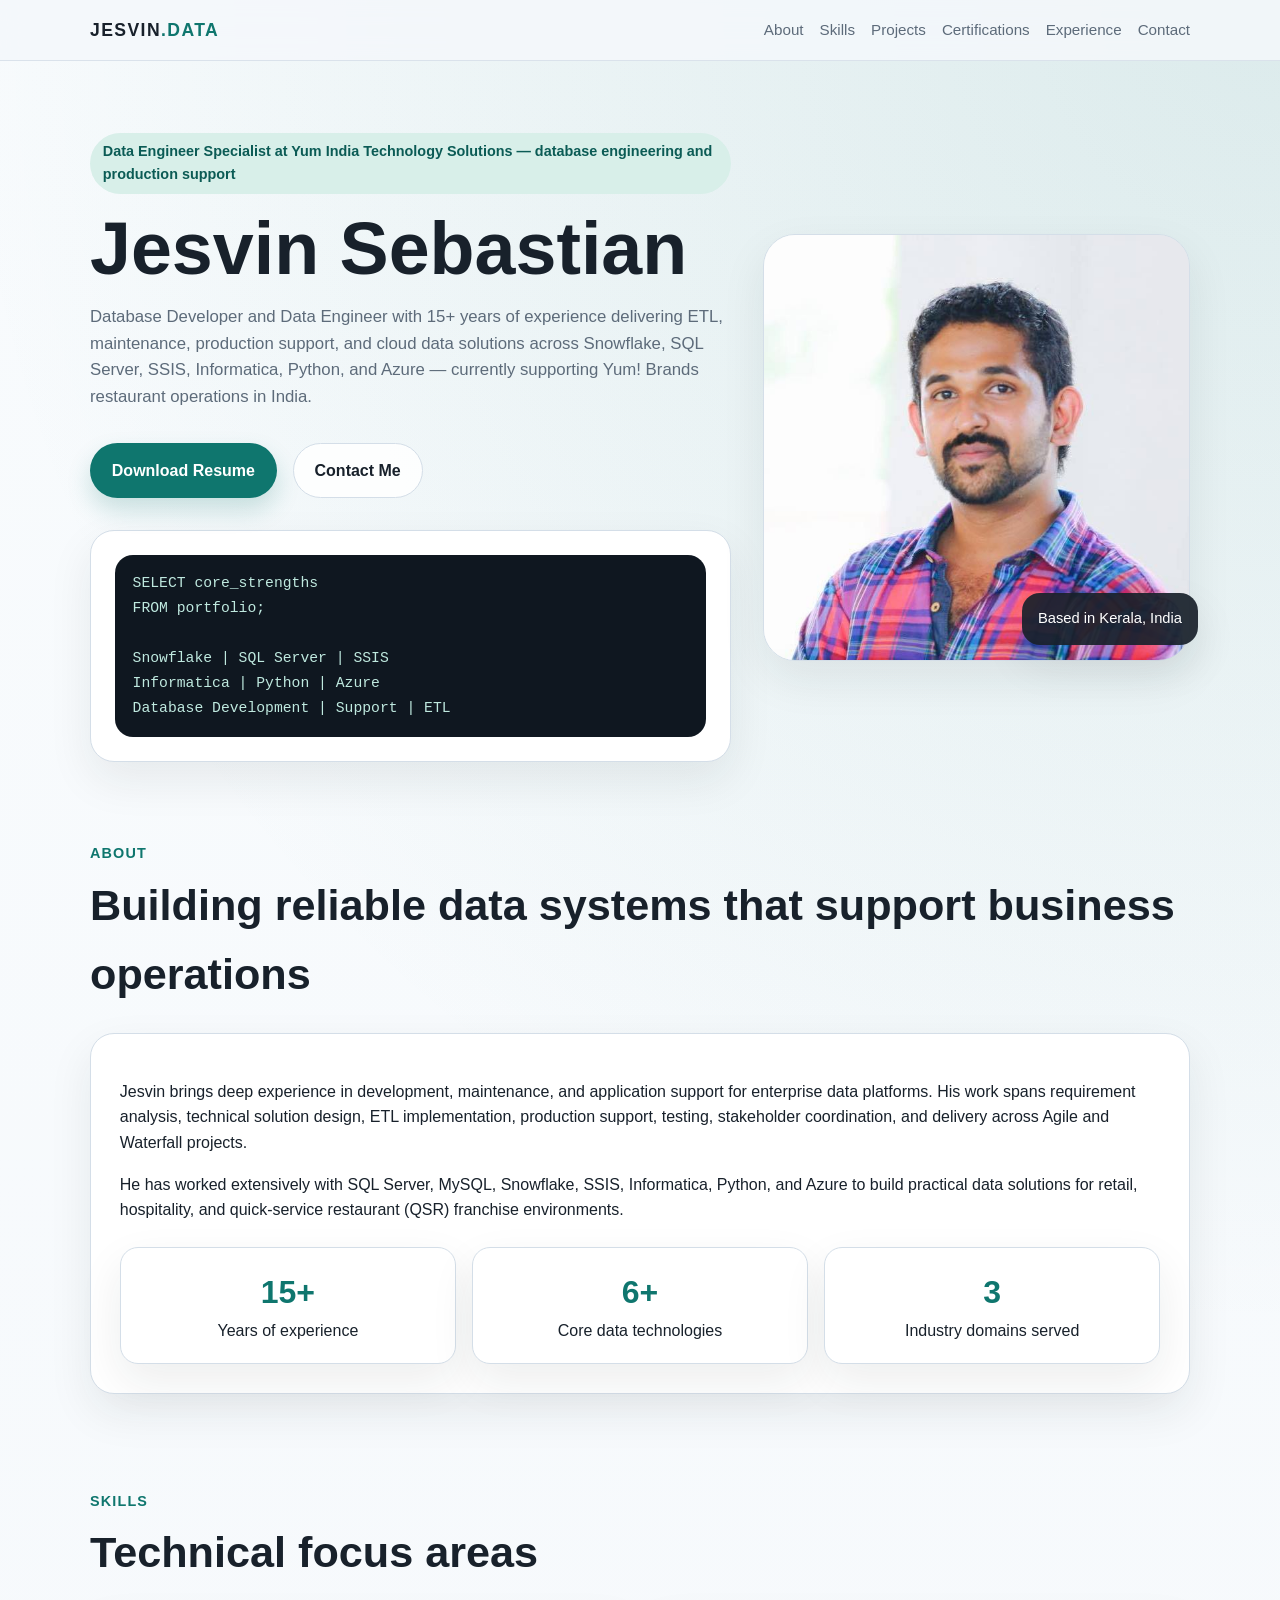
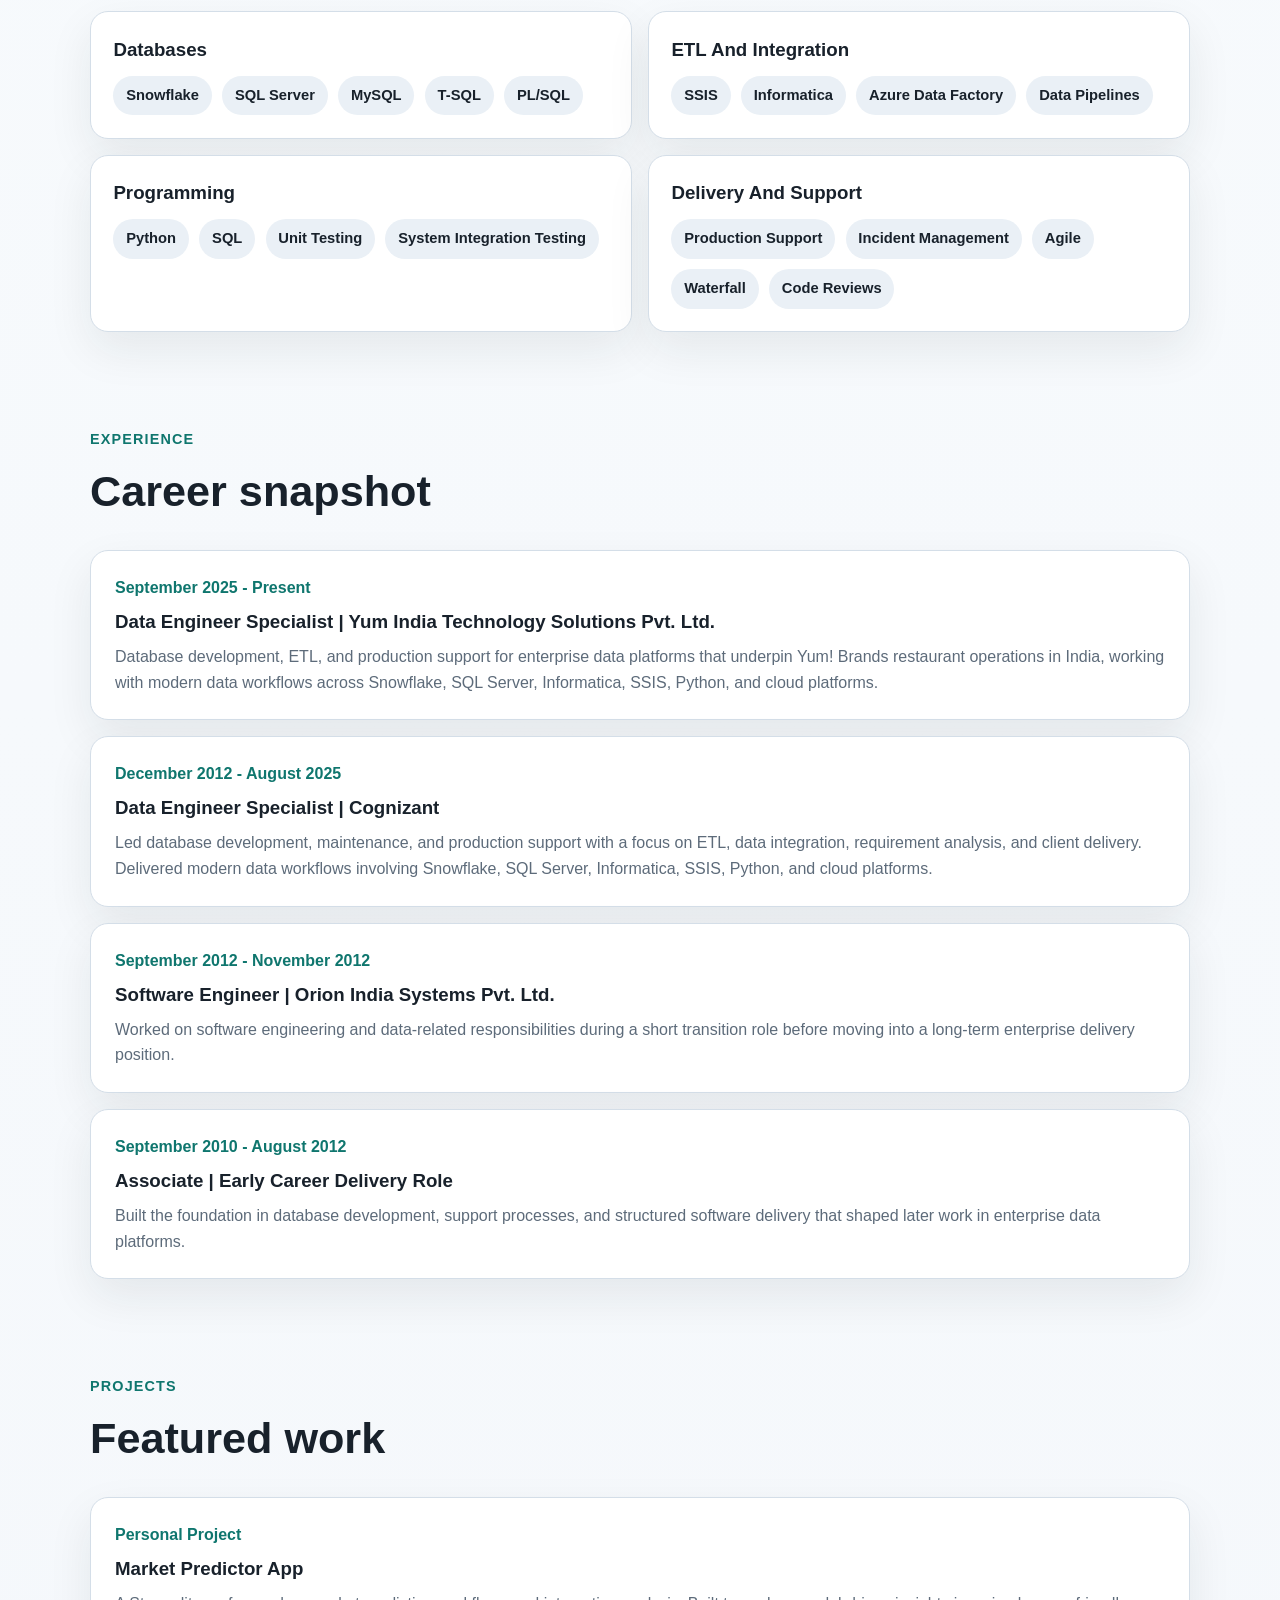
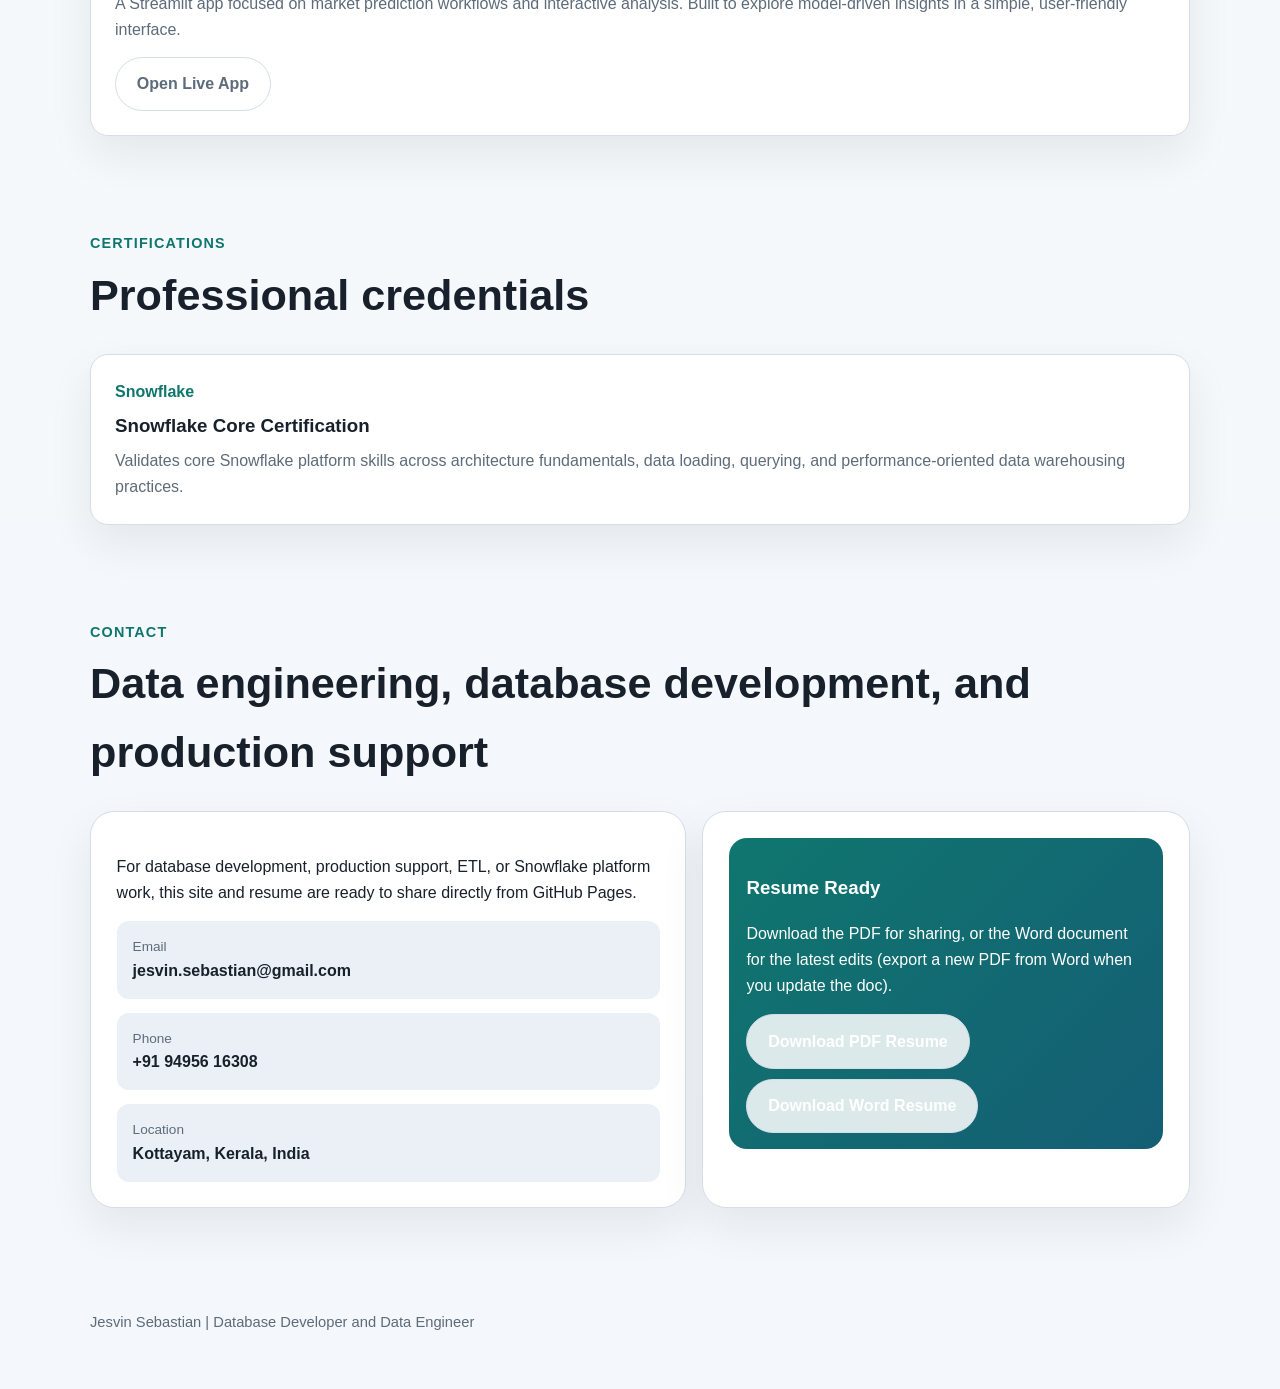
<file: index.html>
<!doctype html>
<html lang="en">
  <head>
    <meta charset="UTF-8" />
    <meta name="viewport" content="width=device-width, initial-scale=1.0" />
    <title>Jesvin Sebastian | Data Engineer Portfolio</title>
    <meta
      name="description"
      content="Jesvin Sebastian is a data engineer and database developer (Data Engineer Specialist, Yum India Technology Solutions) with 15+ years in Snowflake, SQL Server, SSIS, Informatica, Python, and Azure."
    />
    <meta name="author" content="Jesvin Sebastian" />
    <meta property="og:title" content="Jesvin Sebastian | Data Engineer Portfolio" />
    <meta
      property="og:description"
      content="Portfolio and resume of Jesvin Sebastian — database development, ETL, Snowflake, and production support, including work at Yum India Technology Solutions."
    />
    <meta property="og:type" content="website" />
    <meta property="og:image" content="assets/jesvin.jpg" />
    <meta name="twitter:card" content="summary_large_image" />
    <link rel="icon" href="public/favicon.ico" />
    <link rel="stylesheet" href="styles.css" />
  </head>
  <body>
    <header class="site-header">
      <div class="container nav">
        <a class="brand" href="#top">JESVIN<span>.DATA</span></a>
        <nav class="nav-links" aria-label="Primary">
          <a href="#about">About</a>
          <a href="#skills">Skills</a>
          <a href="#projects">Projects</a>
          <a href="#certifications">Certifications</a>
          <a href="#experience">Experience</a>
          <a href="#contact">Contact</a>
        </nav>
      </div>
    </header>

    <main id="top">
      <section class="hero">
        <div class="container hero-grid">
          <div>
            <div class="eyebrow">
              Data Engineer Specialist at Yum India Technology Solutions — database engineering and production
              support
            </div>
            <h1>Jesvin Sebastian</h1>
            <p>
              Database Developer and Data Engineer with 15+ years of experience delivering ETL,
              maintenance, production support, and cloud data solutions across Snowflake, SQL Server,
              SSIS, Informatica, Python, and Azure — currently supporting Yum! Brands restaurant
              operations in India.
            </p>

            <div class="hero-actions">
              <a class="button button-primary" href="Resume_Jesvin_Sebastian.pdf" download>Download Resume</a>
              <a class="button button-secondary" href="#contact">Contact Me</a>
            </div>

            <div class="hero-card">
              <code>
                SELECT core_strengths<br />
                FROM portfolio;<br /><br />
                Snowflake | SQL Server | SSIS<br />
                Informatica | Python | Azure<br />
                Database Development | Support | ETL
              </code>
            </div>
          </div>

          <div class="profile-panel">
            <div class="profile-photo">
              <img src="assets/jesvin.jpg" alt="Portrait of Jesvin Sebastian" />
            </div>
            <div class="profile-badge">Based in Kerala, India</div>
          </div>
        </div>
      </section>

      <section class="section" id="about">
        <div class="container">
          <div class="section-heading">
            <p>About</p>
            <h2>Building reliable data systems that support business operations</h2>
          </div>

          <div class="section-card">
            <p>
              Jesvin brings deep experience in development, maintenance, and application support for
              enterprise data platforms. His work spans requirement analysis, technical solution
              design, ETL implementation, production support, testing, stakeholder coordination, and
              delivery across Agile and Waterfall projects.
            </p>
            <p>
              He has worked extensively with SQL Server, MySQL, Snowflake, SSIS, Informatica,
              Python, and Azure to build practical data solutions for retail, hospitality, and
              quick-service restaurant (QSR) franchise environments.
            </p>

            <div class="stats">
              <div class="stat-card">
                <strong>15+</strong>
                Years of experience
              </div>
              <div class="stat-card">
                <strong>6+</strong>
                Core data technologies
              </div>
              <div class="stat-card">
                <strong>3</strong>
                Industry domains served
              </div>
            </div>
          </div>
        </div>
      </section>

      <section class="section" id="skills">
        <div class="container">
          <div class="section-heading">
            <p>Skills</p>
            <h2>Technical focus areas</h2>
          </div>

          <div class="grid-two">
            <article class="skill-card">
              <h3>Databases</h3>
              <div class="pill-list">
                <span class="pill">Snowflake</span>
                <span class="pill">SQL Server</span>
                <span class="pill">MySQL</span>
                <span class="pill">T-SQL</span>
                <span class="pill">PL/SQL</span>
              </div>
            </article>

            <article class="skill-card">
              <h3>ETL And Integration</h3>
              <div class="pill-list">
                <span class="pill">SSIS</span>
                <span class="pill">Informatica</span>
                <span class="pill">Azure Data Factory</span>
                <span class="pill">Data Pipelines</span>
              </div>
            </article>

            <article class="skill-card">
              <h3>Programming</h3>
              <div class="pill-list">
                <span class="pill">Python</span>
                <span class="pill">SQL</span>
                <span class="pill">Unit Testing</span>
                <span class="pill">System Integration Testing</span>
              </div>
            </article>

            <article class="skill-card">
              <h3>Delivery And Support</h3>
              <div class="pill-list">
                <span class="pill">Production Support</span>
                <span class="pill">Incident Management</span>
                <span class="pill">Agile</span>
                <span class="pill">Waterfall</span>
                <span class="pill">Code Reviews</span>
              </div>
            </article>
          </div>
        </div>
      </section>

      <section class="section" id="experience">
        <div class="container">
          <div class="section-heading">
            <p>Experience</p>
            <h2>Career snapshot</h2>
          </div>

          <div class="timeline">
            <article class="timeline-item">
              <span class="period">September 2025 - Present</span>
              <h3>Data Engineer Specialist | Yum India Technology Solutions Pvt. Ltd.</h3>
              <p>
                Database development, ETL, and production support for enterprise data platforms that
                underpin Yum! Brands restaurant operations in India, working with modern data
                workflows across Snowflake, SQL Server, Informatica, SSIS, Python, and cloud
                platforms.
              </p>
            </article>

            <article class="timeline-item">
              <span class="period">December 2012 - August 2025</span>
              <h3>Data Engineer Specialist | Cognizant</h3>
              <p>
                Led database development, maintenance, and production support with a focus on ETL,
                data integration, requirement analysis, and client delivery. Delivered modern data
                workflows involving Snowflake, SQL Server, Informatica, SSIS, Python, and cloud
                platforms.
              </p>
            </article>

            <article class="timeline-item">
              <span class="period">September 2012 - November 2012</span>
              <h3>Software Engineer | Orion India Systems Pvt. Ltd.</h3>
              <p>
                Worked on software engineering and data-related responsibilities during a short
                transition role before moving into a long-term enterprise delivery position.
              </p>
            </article>

            <article class="timeline-item">
              <span class="period">September 2010 - August 2012</span>
              <h3>Associate | Early Career Delivery Role</h3>
              <p>
                Built the foundation in database development, support processes, and structured
                software delivery that shaped later work in enterprise data platforms.
              </p>
            </article>
          </div>
        </div>
      </section>

      <section class="section" id="projects">
        <div class="container">
          <div class="section-heading">
            <p>Projects</p>
            <h2>Featured work</h2>
          </div>

          <div class="timeline">
            <article class="timeline-item">
              <span class="period">Personal Project</span>
              <h3>Market Predictor App</h3>
              <p>
                A Streamlit app focused on market prediction workflows and interactive analysis.
                Built to explore model-driven insights in a simple, user-friendly interface.
              </p>
              <p style="margin-top: 0.9rem;">
                <a class="button button-secondary" href="https://market-predictor-64zhnxdlplthue3zdfe4kf.streamlit.app/" target="_blank" rel="noopener noreferrer">
                  Open Live App
                </a>
              </p>
            </article>
          </div>
        </div>
      </section>

      <section class="section" id="certifications">
        <div class="container">
          <div class="section-heading">
            <p>Certifications</p>
            <h2>Professional credentials</h2>
          </div>

          <div class="timeline">
            <article class="timeline-item">
              <span class="period">Snowflake</span>
              <h3>Snowflake Core Certification</h3>
              <p>
                Validates core Snowflake platform skills across architecture fundamentals, data
                loading, querying, and performance-oriented data warehousing practices.
              </p>
            </article>
          </div>
        </div>
      </section>

      <section class="section" id="contact">
        <div class="container">
          <div class="section-heading">
            <p>Contact</p>
            <h2>Data engineering, database development, and production support</h2>
          </div>

          <div class="contact-grid">
            <div class="contact-card">
              <p>
                For database development, production support, ETL, or Snowflake platform work, this
                site and resume are ready to share directly from GitHub Pages.
              </p>

              <div class="contact-list">
                <a class="contact-item" href="mailto:jesvin.sebastian@gmail.com">
                  <span>Email</span>
                  <strong>jesvin.sebastian@gmail.com</strong>
                </a>
                <a class="contact-item" href="tel:+919495616308">
                  <span>Phone</span>
                  <strong>+91 94956 16308</strong>
                </a>
                <div class="contact-item">
                  <span>Location</span>
                  <strong>Kottayam, Kerala, India</strong>
                </div>
              </div>
            </div>

            <div class="contact-card">
              <div class="availability">
                <h3>Resume Ready</h3>
                <p>
                  Download the PDF for sharing, or the Word document for the latest edits (export a new
                  PDF from Word when you update the doc).
                </p>
                <div class="resume-actions">
                  <a class="button button-secondary" href="Resume_Jesvin_Sebastian.pdf" download>
                    Download PDF Resume
                  </a>
                  <a class="button button-secondary" href="Resume_Jesvin_Sebastian.docx" download>
                    Download Word Resume
                  </a>
                </div>
              </div>
            </div>
          </div>
        </div>
      </section>
    </main>

    <footer class="site-footer">
      <div class="container">
        <p>Jesvin Sebastian | Database Developer and Data Engineer</p>
      </div>
    </footer>
  </body>
</html>
</file>
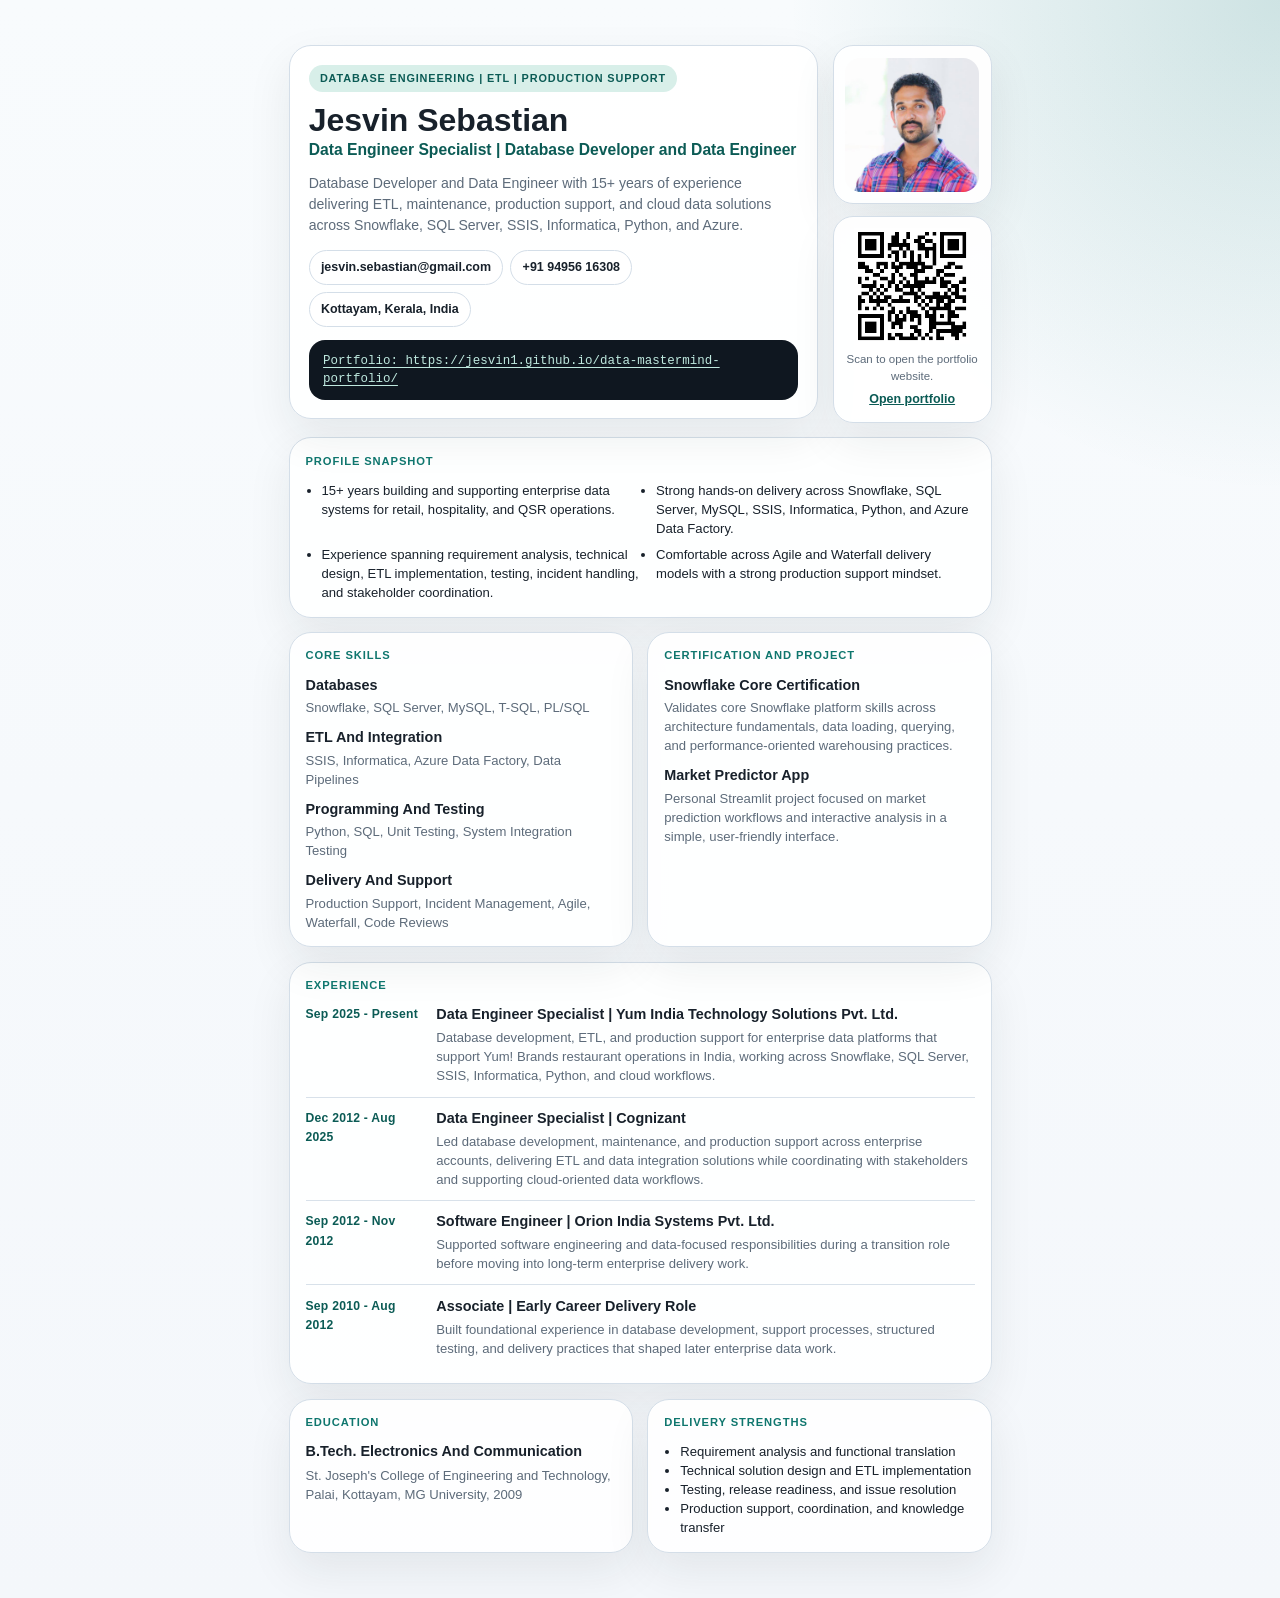
<file: resume.html>
<!doctype html>
<html lang="en">
  <head>
    <meta charset="UTF-8" />
    <meta name="viewport" content="width=device-width, initial-scale=1.0" />
    <title>Jesvin Sebastian | Resume</title>
    <meta
      name="description"
      content="Printable resume for Jesvin Sebastian, aligned with the data engineering portfolio."
    />
    <link rel="stylesheet" href="styles.css" />
    <link rel="stylesheet" href="resume.css" />
  </head>
  <body class="resume-page">
    <main class="resume-sheet">
      <header class="resume-header">
        <div class="resume-intro">
          <p class="resume-eyebrow">Database Engineering | ETL | Production Support</p>
          <h1>Jesvin Sebastian</h1>
          <p class="resume-role">Data Engineer Specialist | Database Developer and Data Engineer</p>
          <p class="resume-lead">
            Database Developer and Data Engineer with 15+ years of experience delivering ETL,
            maintenance, production support, and cloud data solutions across Snowflake, SQL Server,
            SSIS, Informatica, Python, and Azure.
          </p>

          <div class="resume-contact">
            <a href="mailto:jesvin.sebastian@gmail.com">jesvin.sebastian@gmail.com</a>
            <a href="tel:+919495616308">+91 94956 16308</a>
            <span>Kottayam, Kerala, India</span>
          </div>

          <a
            class="resume-website"
            href="https://jesvin1.github.io/data-mastermind-portfolio/"
            target="_blank"
            rel="noopener noreferrer"
          >
            Portfolio: https://jesvin1.github.io/data-mastermind-portfolio/
          </a>
        </div>

        <aside class="resume-aside">
          <div class="resume-photo-card">
            <img src="assets/jesvin.jpg" alt="Portrait of Jesvin Sebastian" />
          </div>

          <div class="resume-qr-card">
            <img
              src="assets/portfolio-qr.png"
              alt="QR code linking to Jesvin Sebastian's portfolio"
            />
            <p>Scan to open the portfolio website.</p>
            <a
              href="https://jesvin1.github.io/data-mastermind-portfolio/"
              target="_blank"
              rel="noopener noreferrer"
            >
              Open portfolio
            </a>
          </div>
        </aside>
      </header>

      <section class="resume-card resume-summary">
        <div class="section-kicker">Profile Snapshot</div>
        <ul>
          <li>15+ years building and supporting enterprise data systems for retail, hospitality, and QSR operations.</li>
          <li>Strong hands-on delivery across Snowflake, SQL Server, MySQL, SSIS, Informatica, Python, and Azure Data Factory.</li>
          <li>Experience spanning requirement analysis, technical design, ETL implementation, testing, incident handling, and stakeholder coordination.</li>
          <li>Comfortable across Agile and Waterfall delivery models with a strong production support mindset.</li>
        </ul>
      </section>

      <section class="resume-grid">
        <article class="resume-card">
          <div class="section-kicker">Core Skills</div>
          <div class="skill-groups">
            <div>
              <h2>Databases</h2>
              <p>Snowflake, SQL Server, MySQL, T-SQL, PL/SQL</p>
            </div>
            <div>
              <h2>ETL And Integration</h2>
              <p>SSIS, Informatica, Azure Data Factory, Data Pipelines</p>
            </div>
            <div>
              <h2>Programming And Testing</h2>
              <p>Python, SQL, Unit Testing, System Integration Testing</p>
            </div>
            <div>
              <h2>Delivery And Support</h2>
              <p>Production Support, Incident Management, Agile, Waterfall, Code Reviews</p>
            </div>
          </div>
        </article>

        <article class="resume-card">
          <div class="section-kicker">Certification And Project</div>
          <div class="info-stack">
            <div>
              <h2>Snowflake Core Certification</h2>
              <p>
                Validates core Snowflake platform skills across architecture fundamentals, data
                loading, querying, and performance-oriented warehousing practices.
              </p>
            </div>
            <div>
              <h2>Market Predictor App</h2>
              <p>
                Personal Streamlit project focused on market prediction workflows and interactive
                analysis in a simple, user-friendly interface.
              </p>
            </div>
          </div>
        </article>
      </section>

      <section class="resume-card experience-card">
        <div class="section-kicker">Experience</div>

        <article class="experience-item">
          <div class="experience-period">Sep 2025 - Present</div>
          <div>
            <h2>Data Engineer Specialist | Yum India Technology Solutions Pvt. Ltd.</h2>
            <p>
              Database development, ETL, and production support for enterprise data platforms that
              support Yum! Brands restaurant operations in India, working across Snowflake, SQL
              Server, SSIS, Informatica, Python, and cloud workflows.
            </p>
          </div>
        </article>

        <article class="experience-item">
          <div class="experience-period">Dec 2012 - Aug 2025</div>
          <div>
            <h2>Data Engineer Specialist | Cognizant</h2>
            <p>
              Led database development, maintenance, and production support across enterprise
              accounts, delivering ETL and data integration solutions while coordinating with
              stakeholders and supporting cloud-oriented data workflows.
            </p>
          </div>
        </article>

        <article class="experience-item">
          <div class="experience-period">Sep 2012 - Nov 2012</div>
          <div>
            <h2>Software Engineer | Orion India Systems Pvt. Ltd.</h2>
            <p>
              Supported software engineering and data-focused responsibilities during a transition
              role before moving into long-term enterprise delivery work.
            </p>
          </div>
        </article>

        <article class="experience-item">
          <div class="experience-period">Sep 2010 - Aug 2012</div>
          <div>
            <h2>Associate | Early Career Delivery Role</h2>
            <p>
              Built foundational experience in database development, support processes, structured
              testing, and delivery practices that shaped later enterprise data work.
            </p>
          </div>
        </article>
      </section>

      <section class="resume-grid resume-grid-bottom">
        <article class="resume-card">
          <div class="section-kicker">Education</div>
          <h2>B.Tech. Electronics And Communication</h2>
          <p>
            St. Joseph's College of Engineering and Technology, Palai, Kottayam, MG University,
            2009
          </p>
        </article>

        <article class="resume-card">
          <div class="section-kicker">Delivery Strengths</div>
          <ul class="compact-list">
            <li>Requirement analysis and functional translation</li>
            <li>Technical solution design and ETL implementation</li>
            <li>Testing, release readiness, and issue resolution</li>
            <li>Production support, coordination, and knowledge transfer</li>
          </ul>
        </article>
      </section>
    </main>
  </body>
</html>
</file>
<file: styles.css>
:root {
  --bg: #f4f7fb;
  --surface: #ffffff;
  --surface-muted: #eaf0f6;
  --text: #18212b;
  --muted: #5d6b7a;
  --primary: #0f766e;
  --primary-dark: #0b5b55;
  --accent: #d8efe9;
  --border: #d4dee8;
  --shadow: 0 18px 45px rgba(24, 33, 43, 0.08);
  --radius-lg: 24px;
  --radius-md: 18px;
  --radius-sm: 12px;
  --max-width: 1100px;
}

* {
  box-sizing: border-box;
}

html {
  scroll-behavior: smooth;
}

body {
  margin: 0;
  font-family: "Segoe UI", Tahoma, Geneva, Verdana, sans-serif;
  background:
    radial-gradient(circle at top right, rgba(15, 118, 110, 0.12), transparent 28%),
    linear-gradient(180deg, #f8fbfd 0%, var(--bg) 100%);
  color: var(--text);
  line-height: 1.6;
}

a {
  color: inherit;
  text-decoration: none;
}

img {
  display: block;
  max-width: 100%;
}

.container {
  width: min(calc(100% - 2rem), var(--max-width));
  margin: 0 auto;
}

.site-header {
  position: sticky;
  top: 0;
  z-index: 10;
  backdrop-filter: blur(14px);
  background: rgba(244, 247, 251, 0.88);
  border-bottom: 1px solid rgba(212, 222, 232, 0.8);
}

.nav {
  display: flex;
  align-items: center;
  justify-content: space-between;
  gap: 1rem;
  padding: 1rem 0;
}

.brand {
  font-size: 1.1rem;
  font-weight: 700;
  letter-spacing: 0.08em;
}

.brand span {
  color: var(--primary);
}

.nav-links {
  display: flex;
  flex-wrap: wrap;
  justify-content: flex-end;
  gap: 1rem;
  font-size: 0.95rem;
  color: var(--muted);
}

.nav-links a:hover,
.nav-links a:focus-visible {
  color: var(--primary);
}

.hero {
  padding: 4.5rem 0 3rem;
}

.hero-grid {
  display: grid;
  grid-template-columns: 1.35fr 0.9fr;
  gap: 2rem;
  align-items: center;
}

.eyebrow {
  display: inline-flex;
  align-items: center;
  gap: 0.55rem;
  padding: 0.45rem 0.8rem;
  border-radius: 999px;
  background: var(--accent);
  color: var(--primary-dark);
  font-size: 0.9rem;
  font-weight: 600;
}

.hero h1 {
  margin: 1rem 0 0.75rem;
  font-size: clamp(2.4rem, 6vw, 4.6rem);
  line-height: 1.05;
}

.hero p {
  max-width: 640px;
  font-size: 1.05rem;
  color: var(--muted);
}

.hero-actions {
  display: flex;
  flex-wrap: wrap;
  gap: 1rem;
  margin: 2rem 0;
}

.button {
  display: inline-flex;
  align-items: center;
  justify-content: center;
  min-height: 48px;
  padding: 0.85rem 1.3rem;
  border-radius: 999px;
  border: 1px solid transparent;
  font-weight: 700;
  transition: transform 0.2s ease, box-shadow 0.2s ease, background 0.2s ease;
}

.button:hover,
.button:focus-visible {
  transform: translateY(-1px);
}

.button-primary {
  background: var(--primary);
  color: #ffffff;
  box-shadow: 0 12px 24px rgba(15, 118, 110, 0.2);
}

.button-primary:hover,
.button-primary:focus-visible {
  background: var(--primary-dark);
}

.button-secondary {
  border-color: var(--border);
  background: rgba(255, 255, 255, 0.85);
}

.hero-card,
.section-card,
.timeline-item,
.skill-card,
.contact-card,
.stat-card {
  background: var(--surface);
  border: 1px solid var(--border);
  box-shadow: var(--shadow);
}

.hero-card {
  padding: 1.5rem;
  border-radius: var(--radius-lg);
}

.hero-card code {
  display: block;
  padding: 1rem 1.1rem;
  border-radius: var(--radius-md);
  background: #0f1720;
  color: #bfe9df;
  font-family: Consolas, Monaco, monospace;
  font-size: 0.92rem;
  line-height: 1.7;
}

.profile-panel {
  position: relative;
}

.profile-photo {
  border-radius: 32px;
  overflow: hidden;
  border: 1px solid var(--border);
  box-shadow: var(--shadow);
}

.profile-badge {
  position: absolute;
  right: -0.5rem;
  bottom: 1rem;
  padding: 0.9rem 1rem;
  border-radius: var(--radius-md);
  background: rgba(24, 33, 43, 0.92);
  color: #ffffff;
  font-size: 0.92rem;
  box-shadow: var(--shadow);
}

.section {
  padding: 2rem 0 4rem;
}

.section-heading {
  margin-bottom: 1.5rem;
}

.section-heading p {
  margin: 0;
  color: var(--primary);
  font-size: 0.9rem;
  font-weight: 700;
  letter-spacing: 0.08em;
  text-transform: uppercase;
}

.section-heading h2 {
  margin: 0.35rem 0 0;
  font-size: clamp(1.8rem, 4vw, 2.7rem);
}

.section-card {
  padding: 1.8rem;
  border-radius: var(--radius-lg);
}

.stats {
  display: grid;
  grid-template-columns: repeat(3, 1fr);
  gap: 1rem;
  margin-top: 1.5rem;
}

.stat-card {
  padding: 1.2rem;
  border-radius: var(--radius-md);
  text-align: center;
}

.stat-card strong {
  display: block;
  font-size: 2rem;
  color: var(--primary);
}

.grid-two {
  display: grid;
  grid-template-columns: repeat(2, 1fr);
  gap: 1rem;
}

.skill-card {
  padding: 1.4rem;
  border-radius: var(--radius-md);
}

.skill-card h3 {
  margin-top: 0;
  margin-bottom: 0.7rem;
}

.pill-list {
  display: flex;
  flex-wrap: wrap;
  gap: 0.65rem;
}

.pill {
  padding: 0.5rem 0.8rem;
  border-radius: 999px;
  background: var(--surface-muted);
  color: var(--text);
  font-size: 0.92rem;
  font-weight: 600;
}

.timeline {
  display: grid;
  gap: 1rem;
}

.timeline-item {
  padding: 1.5rem;
  border-radius: var(--radius-md);
}

.timeline-item .period {
  display: inline-block;
  margin-bottom: 0.4rem;
  color: var(--primary);
  font-weight: 700;
}

.timeline-item h3 {
  margin: 0 0 0.45rem;
}

.timeline-item p {
  margin: 0;
  color: var(--muted);
}

.contact-grid {
  display: grid;
  grid-template-columns: 1.1fr 0.9fr;
  gap: 1rem;
}

.contact-card {
  padding: 1.6rem;
  border-radius: var(--radius-lg);
}

.contact-list {
  display: grid;
  gap: 0.85rem;
  margin-top: 1rem;
}

.contact-item {
  display: flex;
  flex-direction: column;
  padding: 0.95rem 1rem;
  border-radius: var(--radius-sm);
  background: var(--surface-muted);
}

.contact-item span {
  color: var(--muted);
  font-size: 0.85rem;
}

.contact-item strong {
  font-size: 1rem;
}

.availability {
  padding: 1rem 1.1rem;
  border-radius: var(--radius-md);
  background: linear-gradient(135deg, #0f766e 0%, #155e75 100%);
  color: #ffffff;
}

.availability .resume-actions {
  display: flex;
  flex-direction: column;
  gap: 0.6rem;
  align-items: flex-start;
  margin-top: 0.75rem;
}

.site-footer {
  padding: 1.5rem 0 2.5rem;
  color: var(--muted);
  font-size: 0.92rem;
}

@media (max-width: 900px) {
  .hero-grid,
  .contact-grid,
  .grid-two,
  .stats {
    grid-template-columns: 1fr;
  }

  .profile-panel {
    max-width: 420px;
  }
}

@media (max-width: 640px) {
  .nav {
    flex-direction: column;
    align-items: flex-start;
  }

  .nav-links {
    justify-content: flex-start;
  }

  .hero {
    padding-top: 3rem;
  }

  .hero-card,
  .section-card,
  .timeline-item,
  .contact-card {
    padding: 1.2rem;
  }

  .profile-badge {
    position: static;
    display: inline-block;
    margin-top: 1rem;
  }
}
</file>
<file: resume.css>
@page {
  size: A4;
  margin: 0;
}

body.resume-page {
  margin: 0;
  background:
    radial-gradient(circle at top right, rgba(15, 118, 110, 0.18), transparent 24%),
    linear-gradient(180deg, #f8fbfd 0%, var(--bg) 100%);
  color: var(--text);
  -webkit-print-color-adjust: exact;
  print-color-adjust: exact;
}

.resume-page .resume-sheet {
  width: 210mm;
  min-height: 297mm;
  margin: 0 auto;
  padding: 12mm;
}

.resume-page .resume-header,
.resume-page .resume-card,
.resume-page .experience-item {
  break-inside: avoid;
  page-break-inside: avoid;
}

.resume-page .resume-header {
  display: grid;
  grid-template-columns: minmax(0, 1fr) 42mm;
  gap: 0.9rem;
  align-items: start;
  margin-bottom: 0.9rem;
}

.resume-page .resume-intro {
  padding: 1.1rem 1.2rem;
  border: 1px solid var(--border);
  border-radius: 22px;
  background: rgba(255, 255, 255, 0.94);
  box-shadow: var(--shadow);
}

.resume-page .resume-eyebrow {
  display: inline-flex;
  margin: 0;
  padding: 0.35rem 0.7rem;
  border-radius: 999px;
  background: var(--accent);
  color: var(--primary-dark);
  font-size: 0.68rem;
  font-weight: 700;
  letter-spacing: 0.08em;
  text-transform: uppercase;
}

.resume-page h1 {
  margin: 0.75rem 0 0.2rem;
  font-size: 2rem;
  line-height: 1;
}

.resume-page .resume-role {
  margin: 0;
  color: var(--primary-dark);
  font-size: 0.98rem;
  font-weight: 700;
}

.resume-page .resume-lead {
  margin: 0.65rem 0 0;
  color: var(--muted);
  font-size: 0.88rem;
  line-height: 1.5;
}

.resume-page .resume-contact {
  display: flex;
  flex-wrap: wrap;
  gap: 0.45rem;
  margin-top: 0.9rem;
}

.resume-page .resume-contact a,
.resume-page .resume-contact span {
  display: inline-flex;
  align-items: center;
  min-height: 34px;
  padding: 0.4rem 0.7rem;
  border: 1px solid var(--border);
  border-radius: 999px;
  background: rgba(255, 255, 255, 0.85);
  color: var(--text);
  font-size: 0.78rem;
  font-weight: 600;
}

.resume-page .resume-website {
  display: block;
  margin-top: 0.8rem;
  padding: 0.75rem 0.9rem;
  border-radius: 16px;
  background: #0f1720;
  color: #bfe9df;
  font-family: Consolas, Monaco, monospace;
  font-size: 0.78rem;
  line-height: 1.45;
  text-decoration: underline;
  text-underline-offset: 0.18rem;
  word-break: break-word;
}

.resume-page .resume-aside {
  display: grid;
  gap: 0.75rem;
}

.resume-page .resume-photo-card,
.resume-page .resume-qr-card {
  padding: 0.7rem;
  border: 1px solid var(--border);
  border-radius: 20px;
  background: rgba(255, 255, 255, 0.95);
  box-shadow: var(--shadow);
}

.resume-page .resume-photo-card img {
  width: 100%;
  border-radius: 16px;
  aspect-ratio: 1 / 1;
  object-fit: cover;
}

.resume-page .resume-qr-card {
  text-align: center;
}

.resume-page .resume-qr-card img {
  width: 100%;
  max-width: 116px;
  margin: 0 auto 0.45rem;
}

.resume-page .resume-qr-card p {
  margin: 0;
  color: var(--muted);
  font-size: 0.72rem;
  line-height: 1.4;
}

.resume-page .resume-qr-card a {
  display: inline-block;
  margin-top: 0.4rem;
  color: var(--primary-dark);
  font-size: 0.78rem;
  font-weight: 700;
  text-decoration: underline;
}

.resume-page .resume-card {
  padding: 0.9rem 1rem;
  border: 1px solid var(--border);
  border-radius: 22px;
  background: rgba(255, 255, 255, 0.94);
  box-shadow: var(--shadow);
}

.resume-page .section-kicker {
  margin-bottom: 0.65rem;
  color: var(--primary);
  font-size: 0.7rem;
  font-weight: 800;
  letter-spacing: 0.08em;
  text-transform: uppercase;
}

.resume-page .resume-summary ul,
.resume-page .compact-list {
  margin: 0;
  padding-left: 1rem;
}

.resume-page .resume-summary ul {
  display: grid;
  grid-template-columns: repeat(2, minmax(0, 1fr));
  gap: 0.45rem 1rem;
}

.resume-page li,
.resume-page p {
  font-size: 0.82rem;
  line-height: 1.45;
}

.resume-page .resume-grid {
  display: grid;
  grid-template-columns: repeat(2, minmax(0, 1fr));
  gap: 0.9rem;
  margin-top: 0.9rem;
}

.resume-page .skill-groups,
.resume-page .info-stack {
  display: grid;
  gap: 0.7rem;
}

.resume-page h2 {
  margin: 0;
  font-size: 0.9rem;
  line-height: 1.35;
}

.resume-page .skill-groups p,
.resume-page .info-stack p {
  margin: 0.18rem 0 0;
  color: var(--muted);
}

.resume-page .experience-card {
  margin-top: 0.9rem;
}

.resume-page .experience-item {
  display: grid;
  grid-template-columns: 31mm minmax(0, 1fr);
  gap: 0.85rem;
  padding: 0.7rem 0;
  border-top: 1px solid rgba(212, 222, 232, 0.9);
}

.resume-page .experience-item:first-of-type {
  padding-top: 0;
  border-top: 0;
}

.resume-page .experience-period {
  color: var(--primary-dark);
  font-size: 0.76rem;
  font-weight: 700;
  letter-spacing: 0.02em;
}

.resume-page .experience-item p {
  margin: 0.22rem 0 0;
  color: var(--muted);
}

.resume-page .resume-grid-bottom p {
  margin: 0.25rem 0 0;
  color: var(--muted);
}

@media screen and (max-width: 900px) {
  .resume-page .resume-sheet {
    width: 100%;
    min-height: auto;
    padding: 1rem;
  }

  .resume-page .resume-header,
  .resume-page .resume-grid,
  .resume-page .resume-summary ul,
  .resume-page .experience-item {
    grid-template-columns: 1fr;
  }
}

@media print {
  body.resume-page {
    background: #ffffff;
  }

  .resume-page .resume-sheet {
    box-sizing: border-box;
  }

  .resume-page .resume-intro,
  .resume-page .resume-card,
  .resume-page .resume-photo-card,
  .resume-page .resume-qr-card {
    box-shadow: none;
  }
}
</file>
